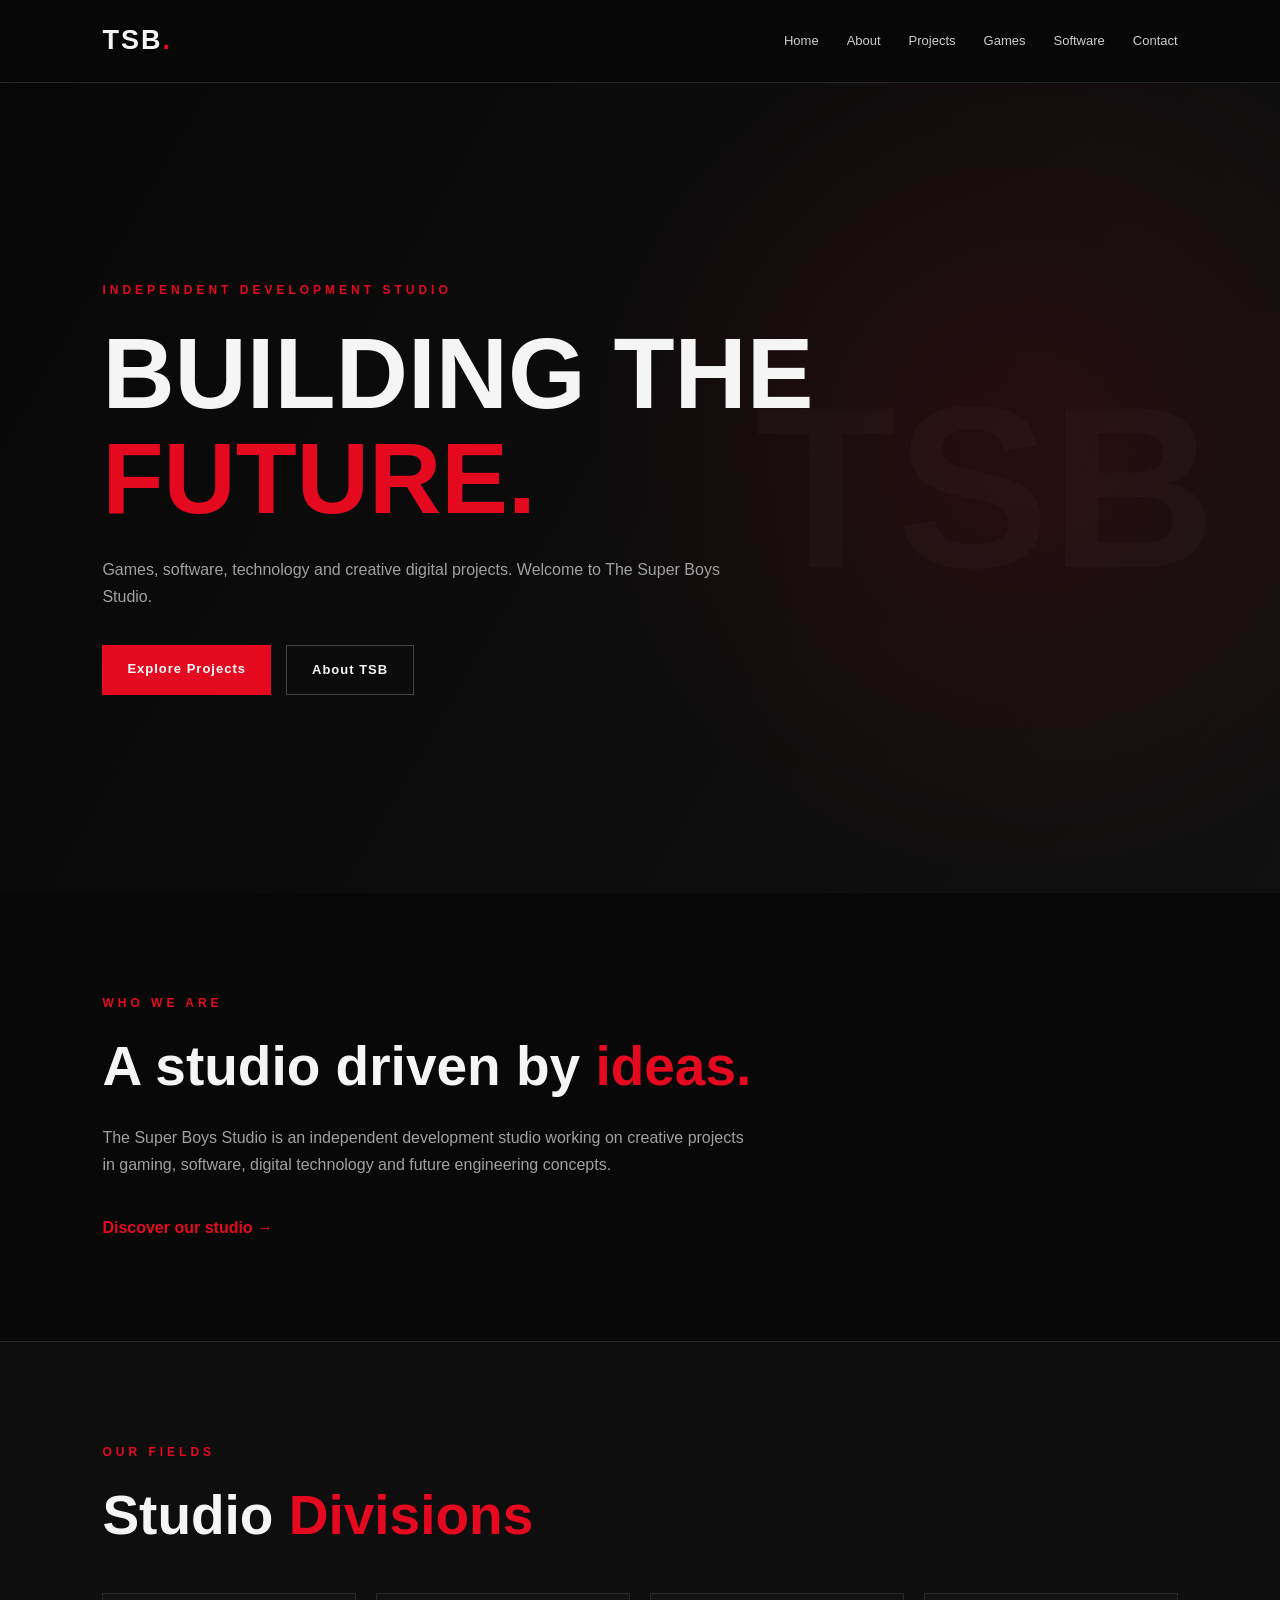
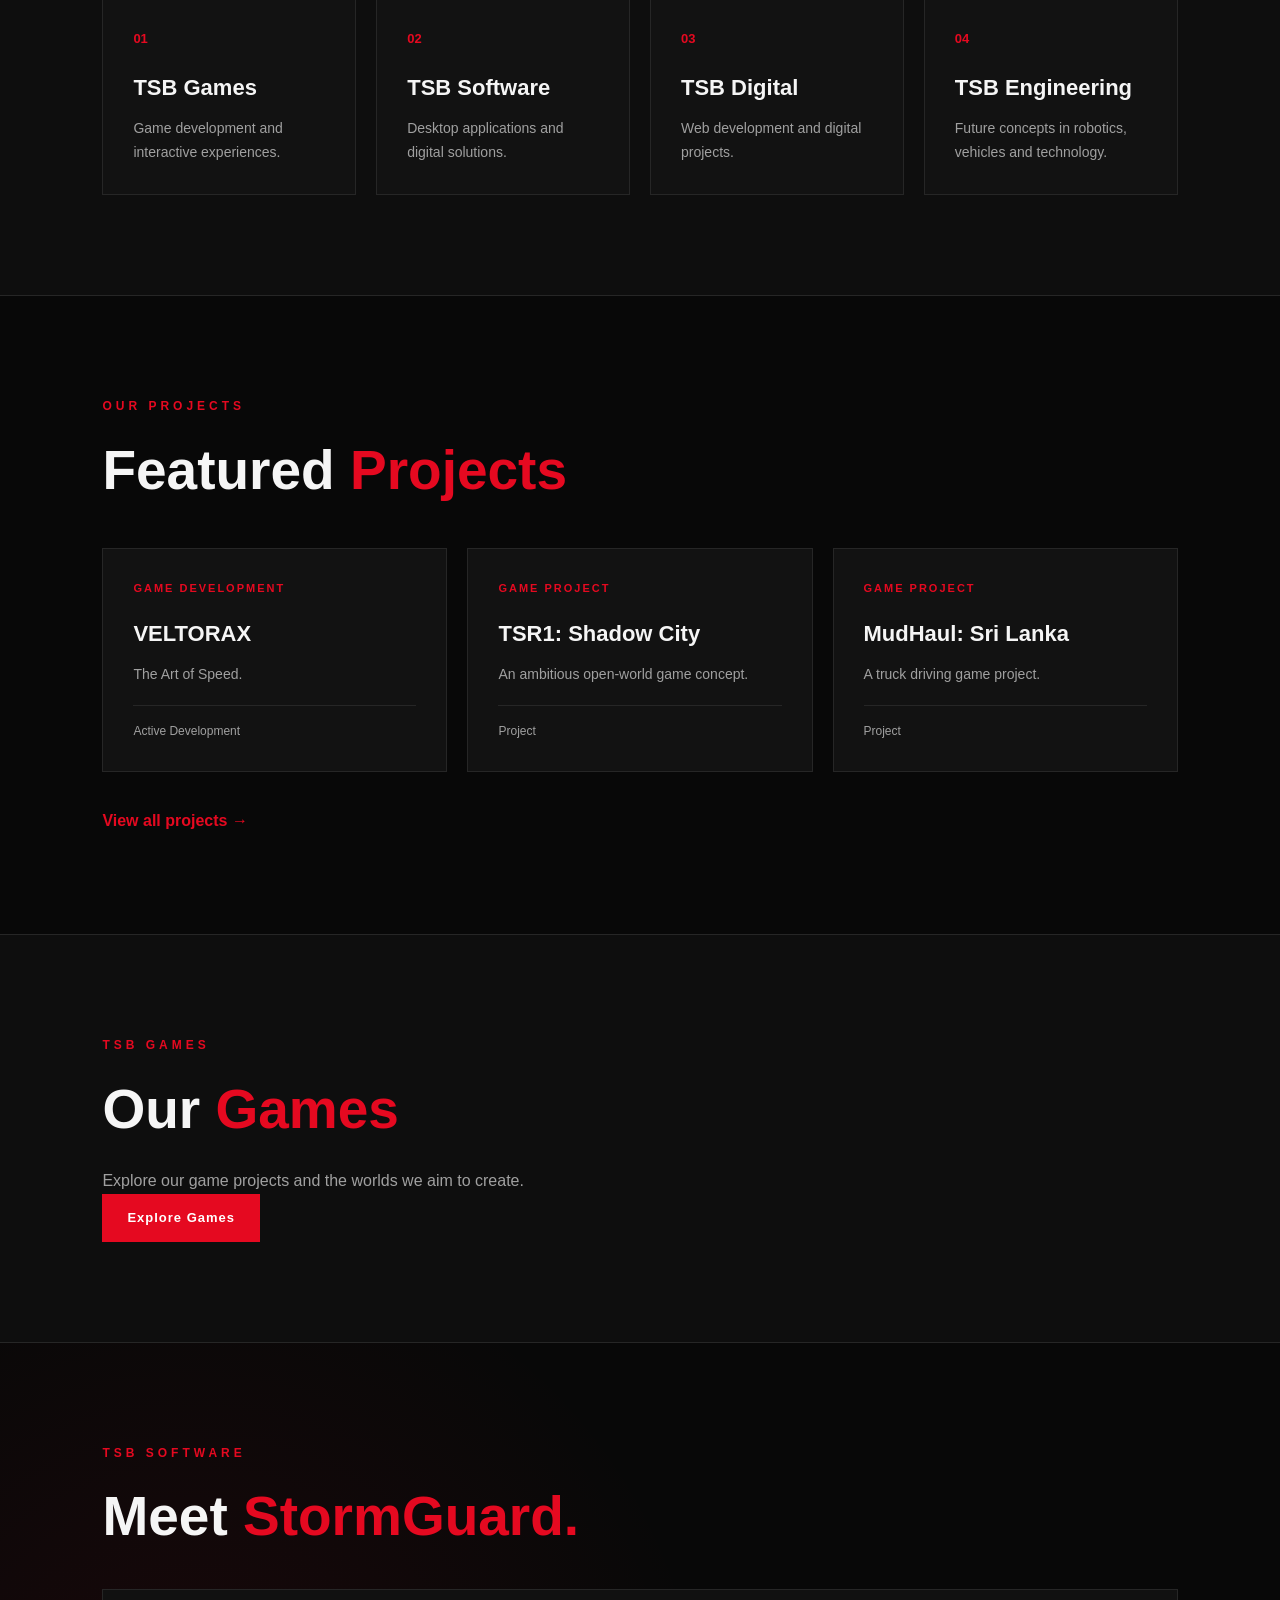
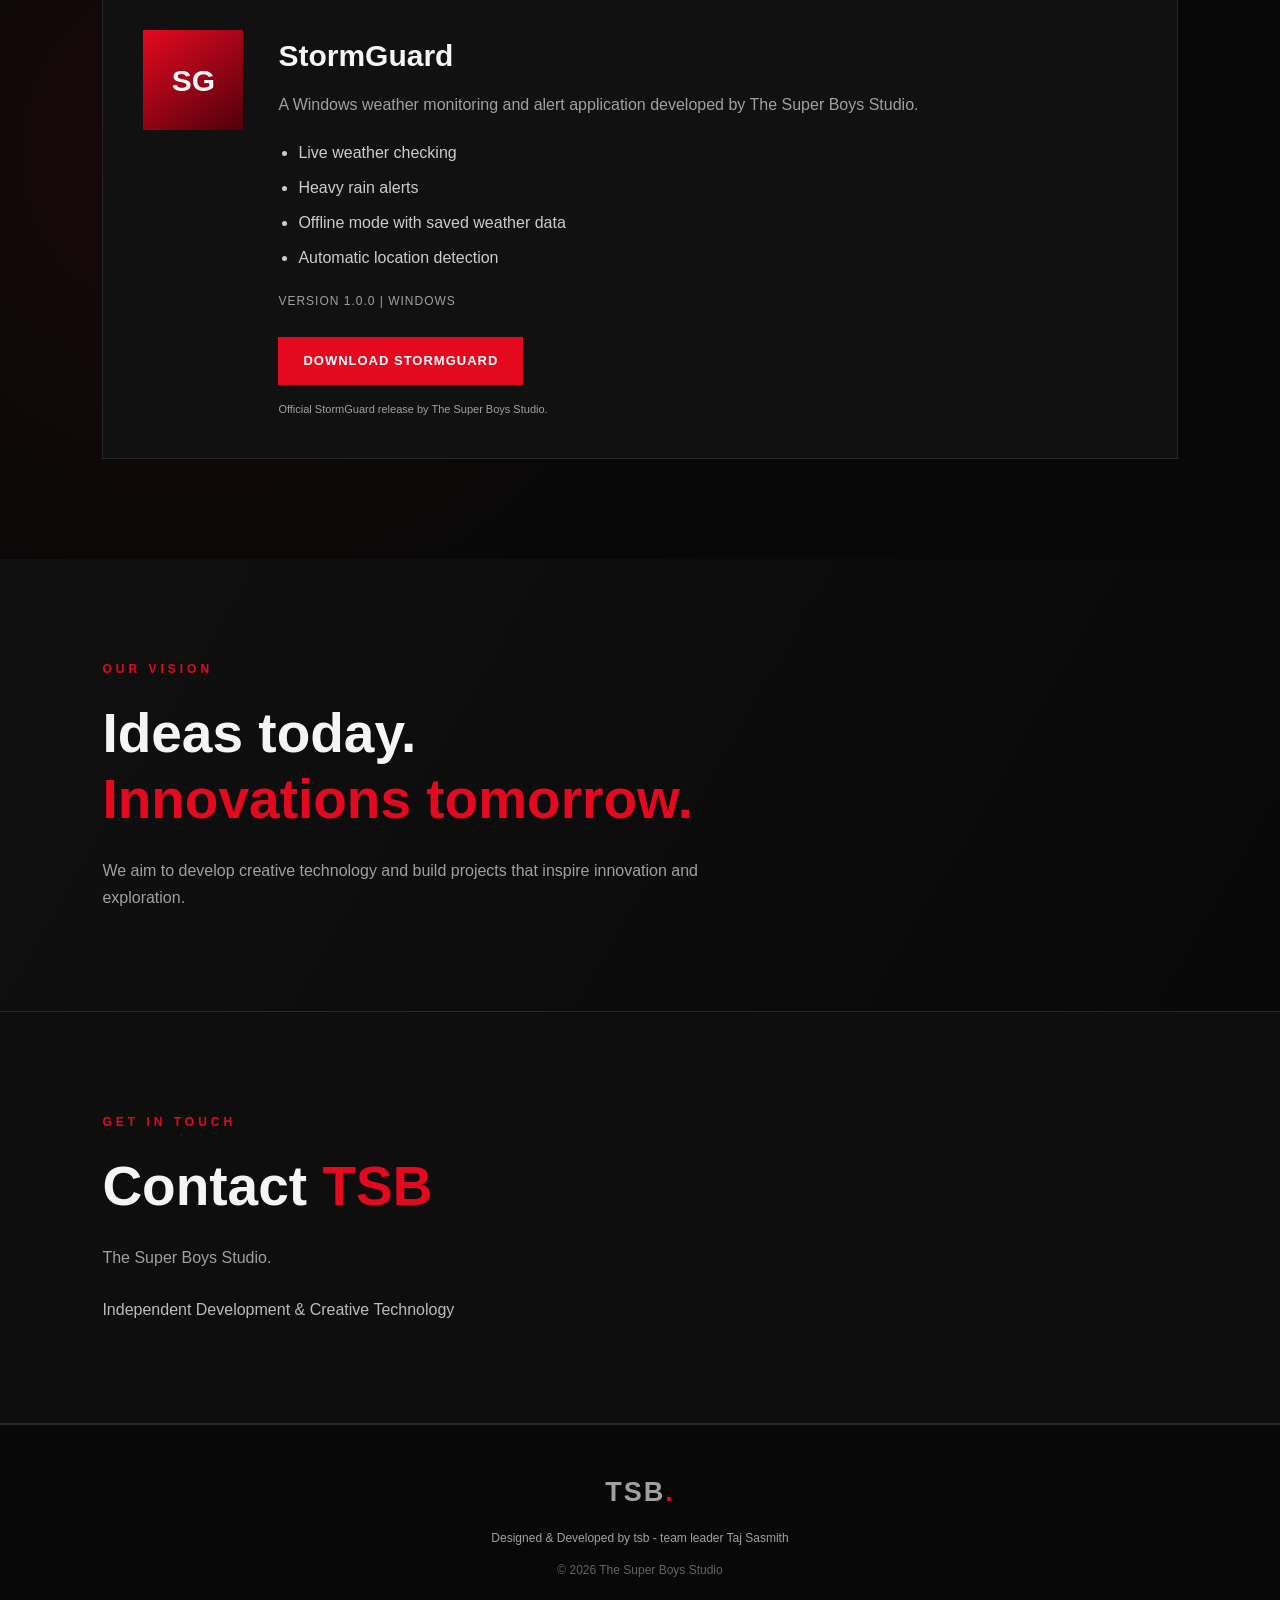
<file: index.html>
<!DOCTYPE html>
<html lang="en">
<head>
    <meta charset="UTF-8">
    <meta name="viewport" content="width=device-width, initial-scale=1.0">
    <title>The Super Boys Studio</title>
    <link rel="stylesheet" href="style.css">
</head>
<body>

<div id="loader">
    <h1>TSB</h1>
    <p>THE SUPER BOYS STUDIO</p>
</div>

<header class="navbar">
    <a class="logo" href="index.html">TSB<span>.</span></a>
    <button id="menuBtn" aria-label="Open menu">☰</button>
    <nav id="navLinks">
        <a href="#home">Home</a>
        <a href="about.html">About</a>
        <a href="projects.html">Projects</a>
        <a href="games.html">Games</a>
        <a href="#software">Software</a>
        <a href="#contact">Contact</a>
    </nav>
</header>

<main>

    <section class="hero" id="home">
        <div class="hero-content reveal">
            <p class="eyebrow">INDEPENDENT DEVELOPMENT STUDIO</p>
            <h1>BUILDING THE<br><span>FUTURE.</span></h1>
            <p class="hero-description">
                Games, software, technology and creative digital projects.
                Welcome to The Super Boys Studio.
            </p>
            <div class="hero-buttons">
                <a href="#projects" class="btn primary">Explore Projects</a>
                <a href="about.html" class="btn secondary">About TSB</a>
            </div>
        </div>
        <div class="hero-mark">TSB</div>
    </section>

    <section class="section reveal" id="about">
        <p class="eyebrow">WHO WE ARE</p>
        <h2>A studio driven by <span>ideas.</span></h2>
        <p class="section-description">
            The Super Boys Studio is an independent development studio
            working on creative projects in gaming, software, digital
            technology and future engineering concepts.
        </p>
        <a href="about.html" class="text-link">Discover our studio →</a>
    </section>

    <section class="section dark-section reveal" id="divisions">
        <p class="eyebrow">OUR FIELDS</p>
        <h2>Studio <span>Divisions</span></h2>

        <div class="cards">
            <article class="card">
                <span class="card-number">01</span>
                <h3>TSB Games</h3>
                <p>Game development and interactive experiences.</p>
            </article>

            <article class="card">
                <span class="card-number">02</span>
                <h3>TSB Software</h3>
                <p>Desktop applications and digital solutions.</p>
            </article>

            <article class="card">
                <span class="card-number">03</span>
                <h3>TSB Digital</h3>
                <p>Web development and digital projects.</p>
            </article>

            <article class="card">
                <span class="card-number">04</span>
                <h3>TSB Engineering</h3>
                <p>Future concepts in robotics, vehicles and technology.</p>
            </article>
        </div>
    </section>

    <section class="section reveal" id="projects">
        <p class="eyebrow">OUR PROJECTS</p>
        <h2>Featured <span>Projects</span></h2>

        <div class="cards">
            <article class="project-card">
                <div class="project-tag">GAME DEVELOPMENT</div>
                <h3>VELTORAX</h3>
                <p>The Art of Speed.</p>
                <p class="status">Active Development</p>
            </article>

            <article class="project-card">
                <div class="project-tag">GAME PROJECT</div>
                <h3>TSR1: Shadow City</h3>
                <p>An ambitious open-world game concept.</p>
                <p class="status">Project</p>
            </article>

            <article class="project-card">
                <div class="project-tag">GAME PROJECT</div>
                <h3>MudHaul: Sri Lanka</h3>
                <p>A truck driving game project.</p>
                <p class="status">Project</p>
            </article>
        </div>

        <a href="projects.html" class="text-link">View all projects →</a>
    </section>

    <section class="section dark-section reveal" id="games">
        <p class="eyebrow">TSB GAMES</p>
        <h2>Our <span>Games</span></h2>
        <p class="section-description">
            Explore our game projects and the worlds we aim to create.
        </p>
        <a href="games.html" class="btn primary">Explore Games</a>
    </section>

    <!-- STORMGUARD DOWNLOAD -->
    <section class="section software-section reveal" id="software">
        <p class="eyebrow">TSB SOFTWARE</p>
        <h2>Meet <span>StormGuard.</span></h2>

        <div class="software-panel">

            <div class="software-icon">SG</div>

            <div class="software-content">
                <h3>StormGuard</h3>

                <p>
                    A Windows weather monitoring and alert application
                    developed by The Super Boys Studio.
                </p>

                <ul class="feature-list">
                    <li>Live weather checking</li>
                    <li>Heavy rain alerts</li>
                    <li>Offline mode with saved weather data</li>
                    <li>Automatic location detection</li>
                </ul>

                <p class="software-status">
                    VERSION 1.0.0 | WINDOWS
                </p>

                <a
                    href="https://github.com/tajsasmith2015-cpu/The-Super-Boys-Studio/releases/download/v1.0.0/StormGuard.exe"
                    class="btn primary download-btn">
                    DOWNLOAD STORMGUARD
                </a>

                <p class="small-note">
                    Official StormGuard release by The Super Boys Studio.
                </p>
            </div>

        </div>
    </section>

    <section class="section vision reveal">
        <p class="eyebrow">OUR VISION</p>
        <h2>Ideas today.<br><span>Innovations tomorrow.</span></h2>
        <p class="section-description">
            We aim to develop creative technology and build projects
            that inspire innovation and exploration.
        </p>
    </section>

    <section class="section dark-section reveal" id="contact">
        <p class="eyebrow">GET IN TOUCH</p>
        <h2>Contact <span>TSB</span></h2>
        <p class="section-description">
            The Super Boys Studio.
        </p>
        <p class="contact-line">
            Independent Development & Creative Technology
        </p>
    </section>

</main>

<footer>
    <a class="logo" href="index.html">TSB<span>.</span></a>
    <p>Designed & Developed by tsb - team leader Taj Sasmith</p>
    <p class="copyright">© 2026 The Super Boys Studio</p>
</footer>

<script src="script.js"></script>

</body>
</html>
</file>
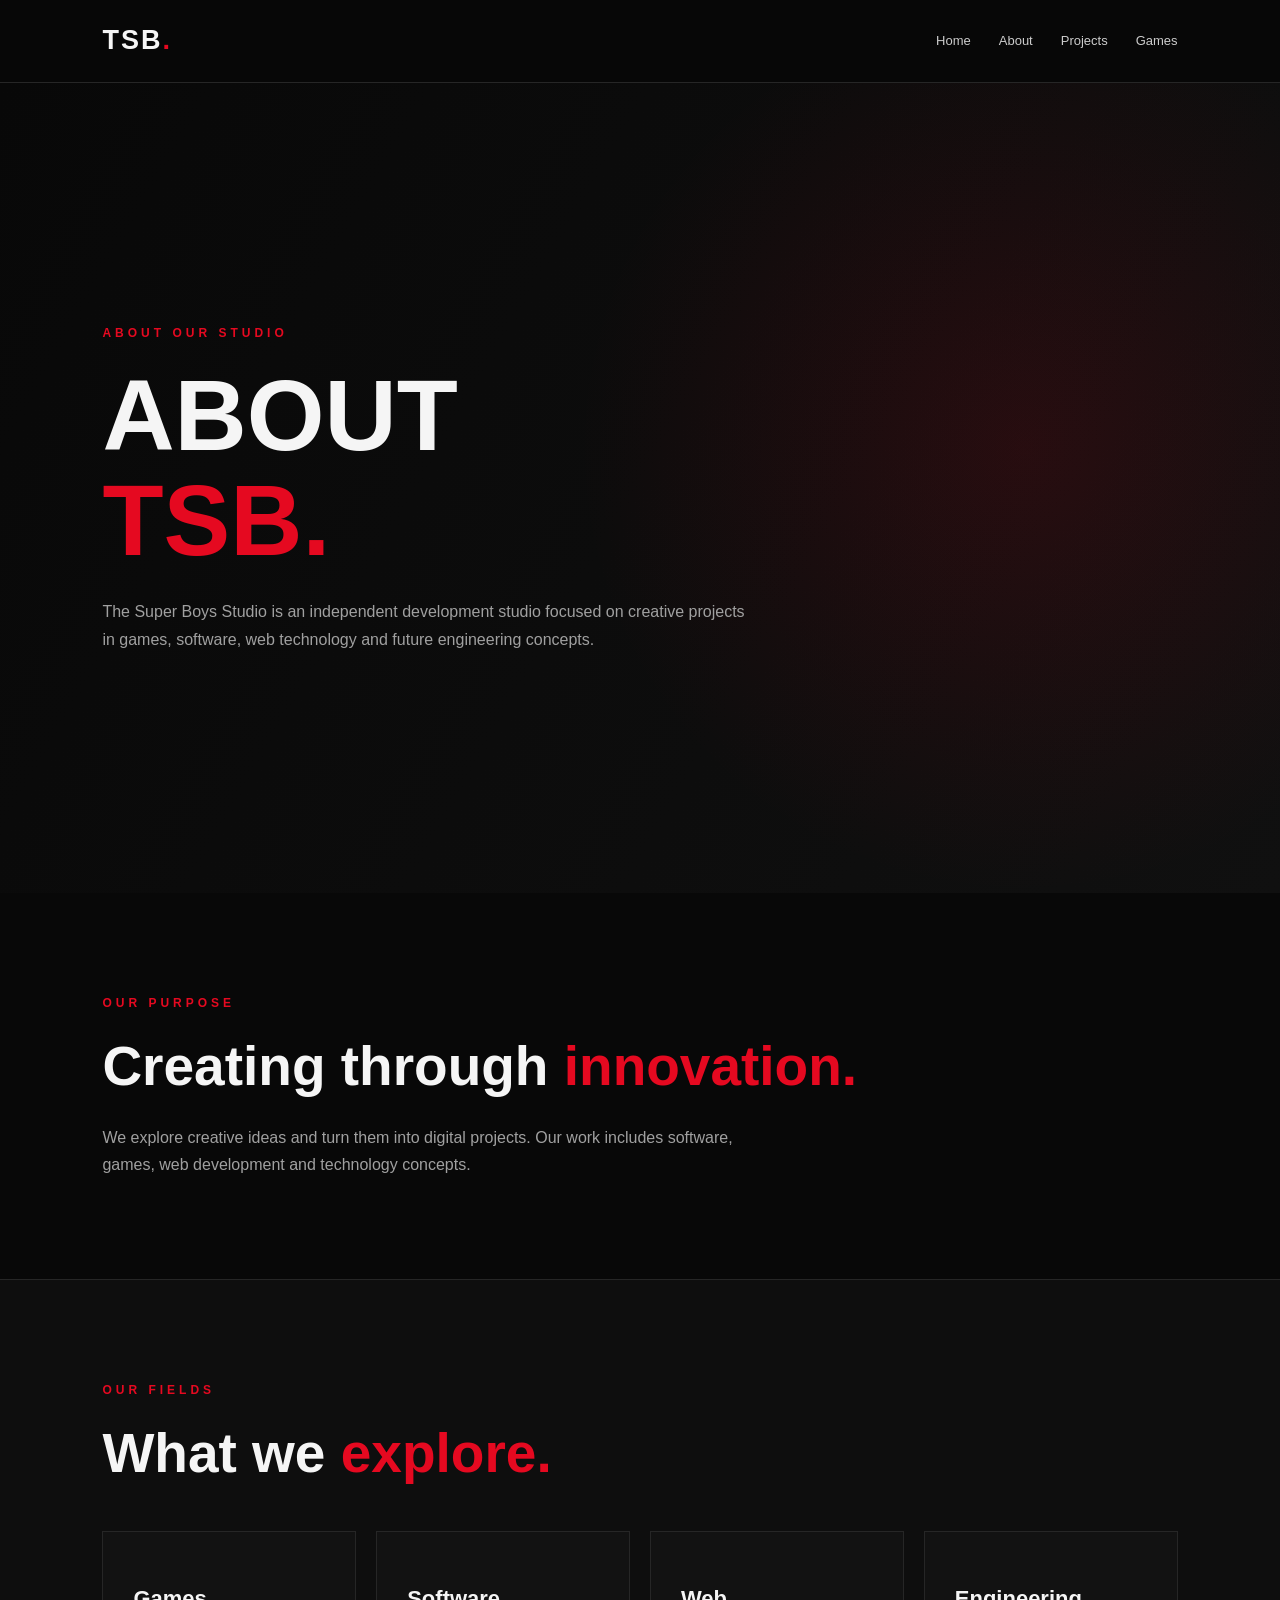
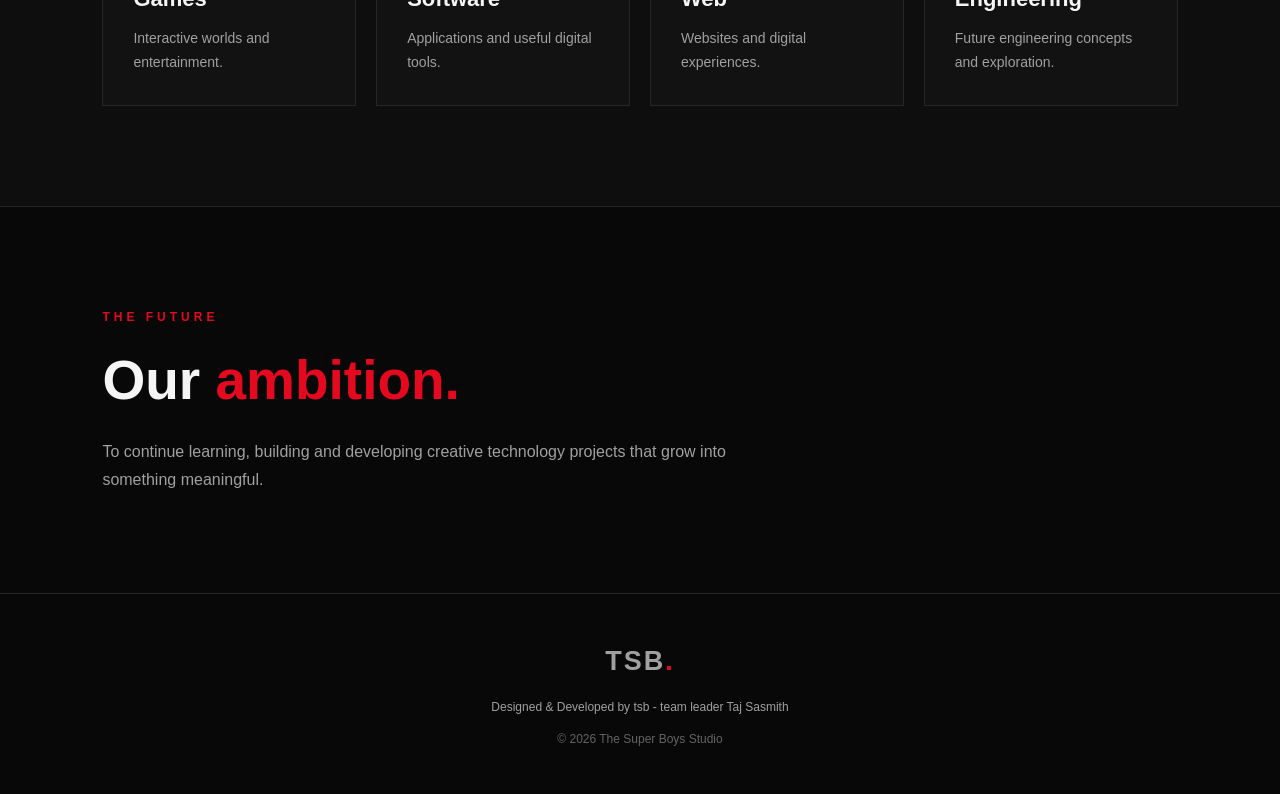
<file: about.html>
<!DOCTYPE html>
<html lang="en">
<head>
    <meta charset="UTF-8">
    <meta name="viewport" content="width=device-width, initial-scale=1.0">
    <title>About | The Super Boys Studio</title>
    <link rel="stylesheet" href="style.css">
</head>
<body>

<header class="navbar">
    <a class="logo" href="index.html">TSB<span>.</span></a>
    <button id="menuBtn" aria-label="Open menu">☰</button>
    <nav id="navLinks">
        <a href="index.html">Home</a>
        <a href="about.html">About</a>
        <a href="projects.html">Projects</a>
        <a href="games.html">Games</a>
    </nav>
</header>

<section class="hero">
    <div class="hero-content reveal">
        <p class="eyebrow">ABOUT OUR STUDIO</p>
        <h1>ABOUT<br><span>TSB.</span></h1>
        <p class="hero-description">
            The Super Boys Studio is an independent development studio
            focused on creative projects in games, software, web
            technology and future engineering concepts.
        </p>
    </div>
</section>

<section class="section reveal">
    <p class="eyebrow">OUR PURPOSE</p>
    <h2>Creating through <span>innovation.</span></h2>
    <p class="section-description">
        We explore creative ideas and turn them into digital projects.
        Our work includes software, games, web development and
        technology concepts.
    </p>
</section>

<section class="section dark-section reveal">
    <p class="eyebrow">OUR FIELDS</p>
    <h2>What we <span>explore.</span></h2>

    <div class="cards">
        <article class="card">
            <h3>Games</h3>
            <p>Interactive worlds and entertainment.</p>
        </article>

        <article class="card">
            <h3>Software</h3>
            <p>Applications and useful digital tools.</p>
        </article>

        <article class="card">
            <h3>Web</h3>
            <p>Websites and digital experiences.</p>
        </article>

        <article class="card">
            <h3>Engineering</h3>
            <p>Future engineering concepts and exploration.</p>
        </article>
    </div>
</section>

<section class="section reveal">
    <p class="eyebrow">THE FUTURE</p>
    <h2>Our <span>ambition.</span></h2>
    <p class="section-description">
        To continue learning, building and developing creative
        technology projects that grow into something meaningful.
    </p>
</section>

<footer>
    <a class="logo" href="index.html">TSB<span>.</span></a>
    <p>Designed & Developed by tsb - team leader Taj Sasmith</p>
    <p class="copyright">© 2026 The Super Boys Studio</p>
</footer>

<script src="script.js"></script>
</body>
</html>
</file>
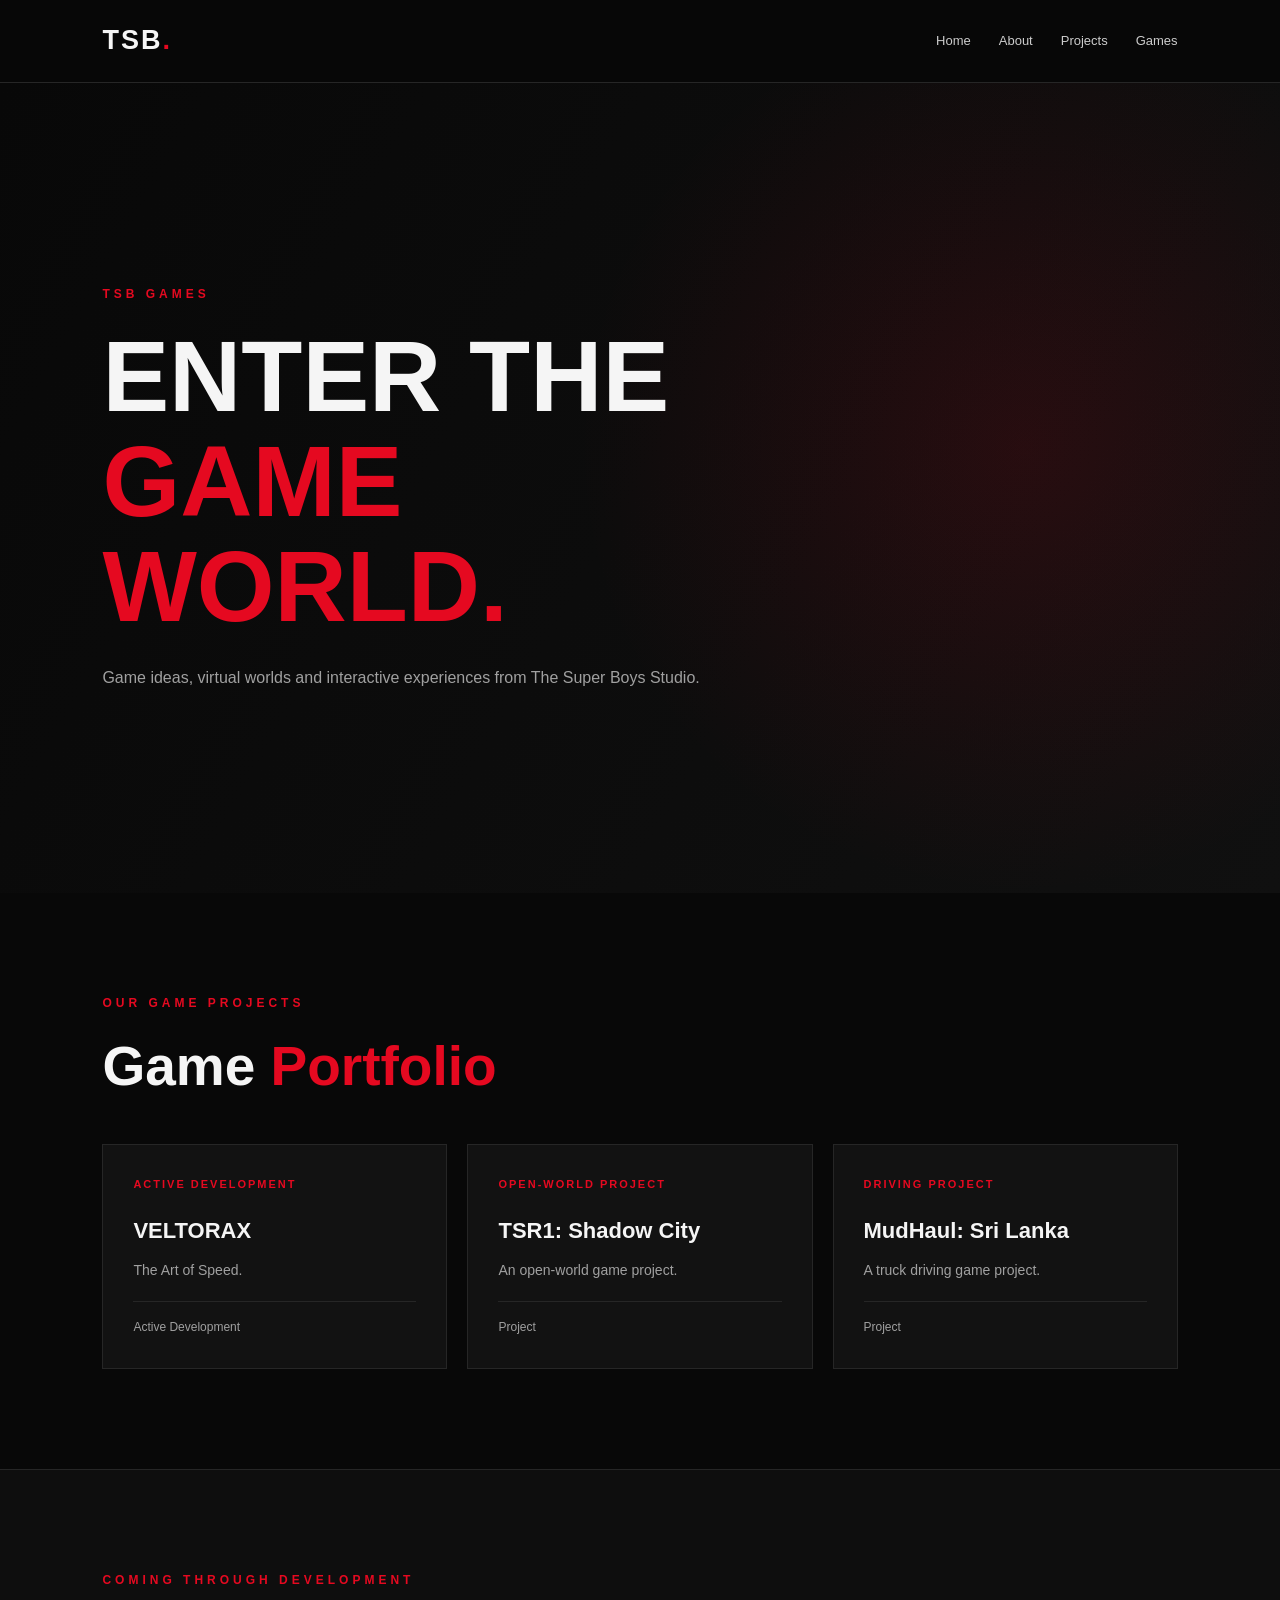
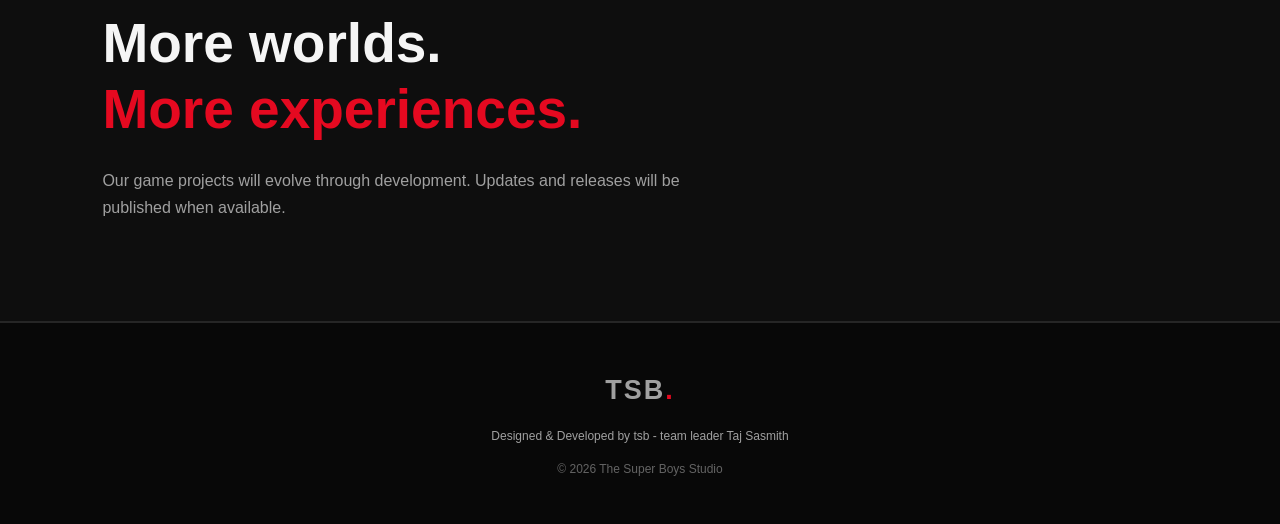
<file: games.html>
<!DOCTYPE html>
<html lang="en">
<head>
    <meta charset="UTF-8">
    <meta name="viewport" content="width=device-width, initial-scale=1.0">
    <title>Games | The Super Boys Studio</title>
    <link rel="stylesheet" href="style.css">
</head>
<body>

<header class="navbar">
    <a class="logo" href="index.html">TSB<span>.</span></a>
    <button id="menuBtn" aria-label="Open menu">☰</button>
    <nav id="navLinks">
        <a href="index.html">Home</a>
        <a href="about.html">About</a>
        <a href="projects.html">Projects</a>
        <a href="games.html">Games</a>
    </nav>
</header>

<section class="hero">
    <div class="hero-content reveal">
        <p class="eyebrow">TSB GAMES</p>
        <h1>ENTER THE<br><span>GAME WORLD.</span></h1>
        <p class="hero-description">
            Game ideas, virtual worlds and interactive experiences
            from The Super Boys Studio.
        </p>
    </div>
</section>

<section class="section reveal">
    <p class="eyebrow">OUR GAME PROJECTS</p>
    <h2>Game <span>Portfolio</span></h2>

    <div class="cards">
        <article class="project-card">
            <div class="project-tag">ACTIVE DEVELOPMENT</div>
            <h3>VELTORAX</h3>
            <p>The Art of Speed.</p>
            <p class="status">Active Development</p>
        </article>

        <article class="project-card">
            <div class="project-tag">OPEN-WORLD PROJECT</div>
            <h3>TSR1: Shadow City</h3>
            <p>An open-world game project.</p>
            <p class="status">Project</p>
        </article>

        <article class="project-card">
            <div class="project-tag">DRIVING PROJECT</div>
            <h3>MudHaul: Sri Lanka</h3>
            <p>A truck driving game project.</p>
            <p class="status">Project</p>
        </article>
    </div>
</section>

<section class="section dark-section reveal">
    <p class="eyebrow">COMING THROUGH DEVELOPMENT</p>
    <h2>More worlds.<br><span>More experiences.</span></h2>
    <p class="section-description">
        Our game projects will evolve through development.
        Updates and releases will be published when available.
    </p>
</section>

<footer>
    <a class="logo" href="index.html">TSB<span>.</span></a>
    <p>Designed & Developed by tsb - team leader Taj Sasmith</p>
    <p class="copyright">© 2026 The Super Boys Studio</p>
</footer>

<script src="script.js"></script>
</body>
</html>
</file>
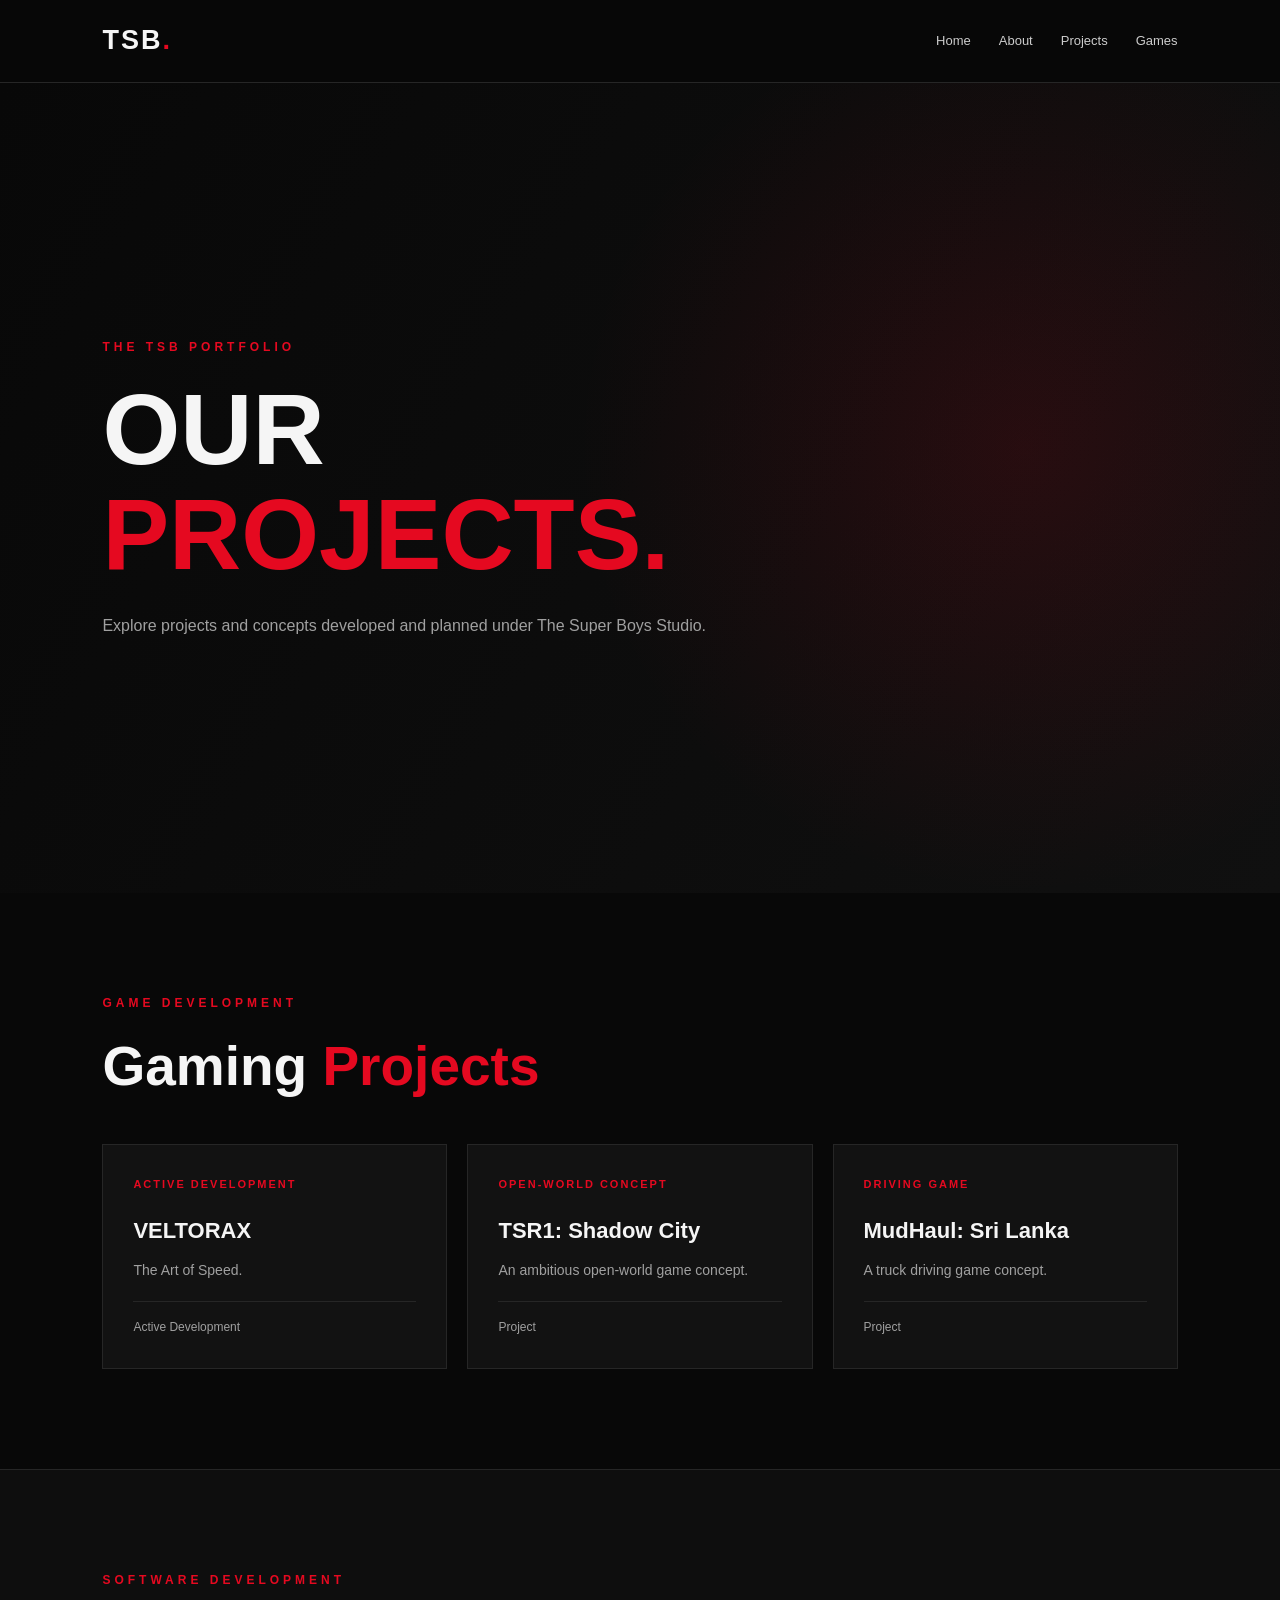
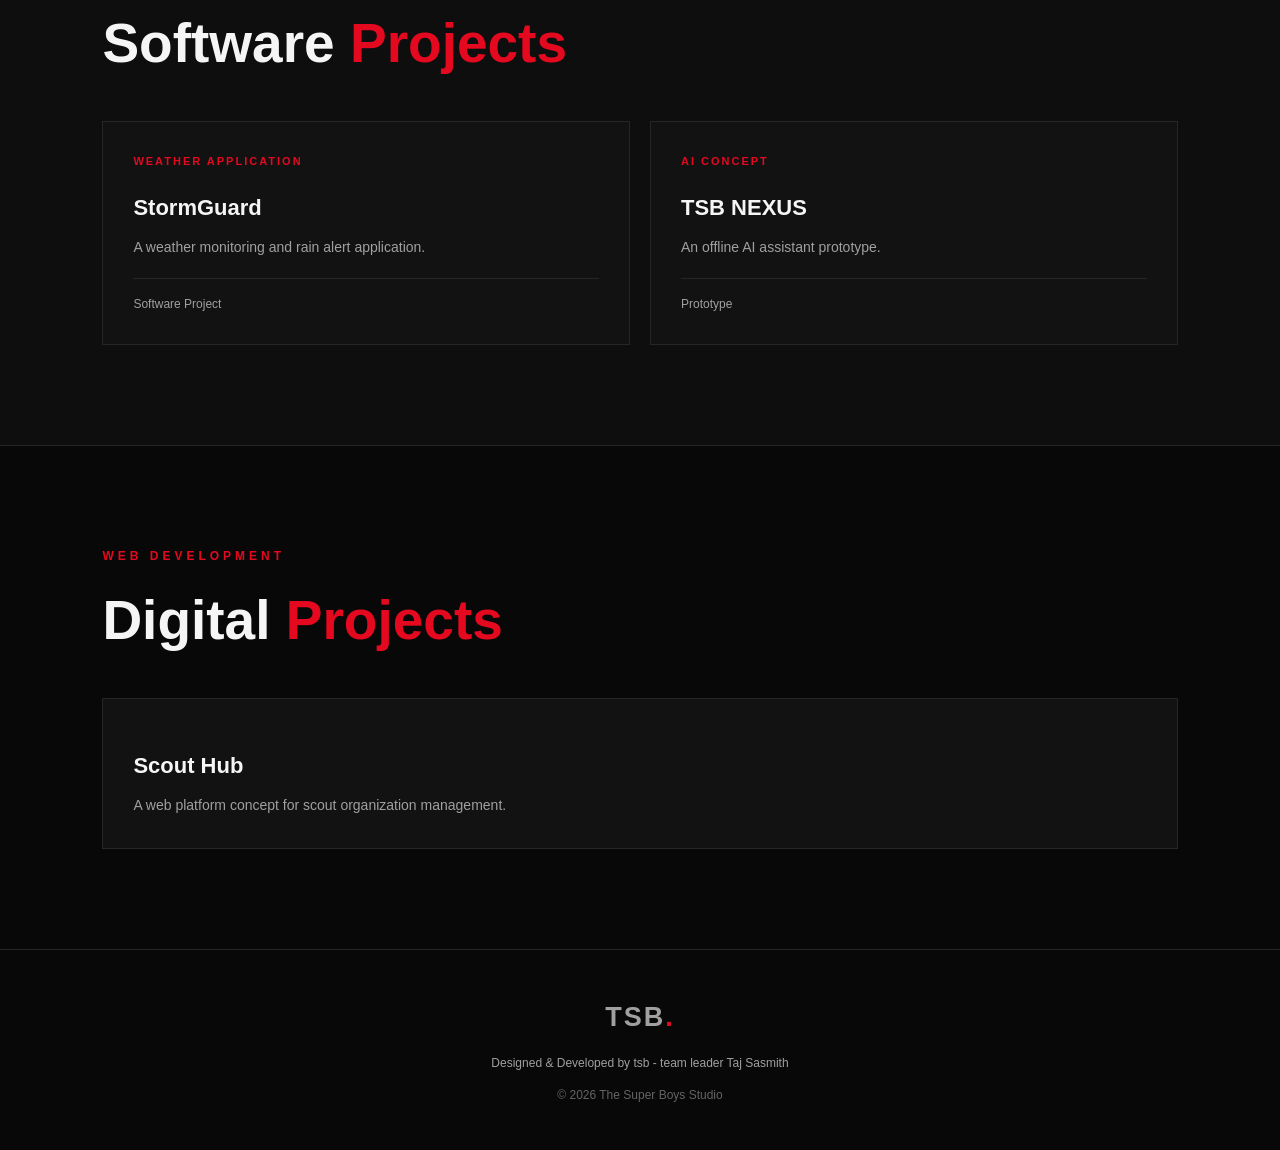
<file: projects.html>
<!DOCTYPE html>
<html lang="en">
<head>
    <meta charset="UTF-8">
    <meta name="viewport" content="width=device-width, initial-scale=1.0">
    <title>Projects | The Super Boys Studio</title>
    <link rel="stylesheet" href="style.css">
</head>
<body>

<header class="navbar">
    <a class="logo" href="index.html">TSB<span>.</span></a>
    <button id="menuBtn" aria-label="Open menu">☰</button>
    <nav id="navLinks">
        <a href="index.html">Home</a>
        <a href="about.html">About</a>
        <a href="projects.html">Projects</a>
        <a href="games.html">Games</a>
    </nav>
</header>

<section class="hero">
    <div class="hero-content reveal">
        <p class="eyebrow">THE TSB PORTFOLIO</p>
        <h1>OUR<br><span>PROJECTS.</span></h1>
        <p class="hero-description">
            Explore projects and concepts developed and planned
            under The Super Boys Studio.
        </p>
    </div>
</section>

<section class="section reveal">
    <p class="eyebrow">GAME DEVELOPMENT</p>
    <h2>Gaming <span>Projects</span></h2>

    <div class="cards">
        <article class="project-card">
            <div class="project-tag">ACTIVE DEVELOPMENT</div>
            <h3>VELTORAX</h3>
            <p>The Art of Speed.</p>
            <p class="status">Active Development</p>
        </article>

        <article class="project-card">
            <div class="project-tag">OPEN-WORLD CONCEPT</div>
            <h3>TSR1: Shadow City</h3>
            <p>An ambitious open-world game concept.</p>
            <p class="status">Project</p>
        </article>

        <article class="project-card">
            <div class="project-tag">DRIVING GAME</div>
            <h3>MudHaul: Sri Lanka</h3>
            <p>A truck driving game concept.</p>
            <p class="status">Project</p>
        </article>
    </div>
</section>

<section class="section dark-section reveal">
    <p class="eyebrow">SOFTWARE DEVELOPMENT</p>
    <h2>Software <span>Projects</span></h2>

    <div class="cards">
        <article class="project-card">
            <div class="project-tag">WEATHER APPLICATION</div>
            <h3>StormGuard</h3>
            <p>A weather monitoring and rain alert application.</p>
            <p class="status">Software Project</p>
        </article>

        <article class="project-card">
            <div class="project-tag">AI CONCEPT</div>
            <h3>TSB NEXUS</h3>
            <p>An offline AI assistant prototype.</p>
            <p class="status">Prototype</p>
        </article>
    </div>
</section>

<section class="section reveal">
    <p class="eyebrow">WEB DEVELOPMENT</p>
    <h2>Digital <span>Projects</span></h2>

    <div class="cards">
        <article class="project-card">
            <h3>Scout Hub</h3>
            <p>A web platform concept for scout organization management.</p>
        </article>
    </div>
</section>

<footer>
    <a class="logo" href="index.html">TSB<span>.</span></a>
    <p>Designed & Developed by tsb - team leader Taj Sasmith</p>
    <p class="copyright">© 2026 The Super Boys Studio</p>
</footer>

<script src="script.js"></script>
</body>
</html>
</file>
<file: style.css>
* {
    margin: 0;
    padding: 0;
    box-sizing: border-box;
}

:root {
    --background: #080808;
    --surface: #121212;
    --red: #e50920;
    --white: #f5f5f5;
    --grey: #a0a0a0;
    --border: #262626;
}

html {
    scroll-behavior: smooth;
}

body {
    font-family: Arial, Helvetica, sans-serif;
    background: var(--background);
    color: var(--white);
    line-height: 1.7;
}

a {
    text-decoration: none;
    color: inherit;
}

#loader {
    position: fixed;
    inset: 0;
    background: #080808;
    z-index: 9999;
    display: flex;
    align-items: center;
    justify-content: center;
    flex-direction: column;
    transition: opacity .5s, visibility .5s;
}

#loader h1 {
    font-size: 80px;
    color: var(--red);
    letter-spacing: 10px;
}

#loader p {
    color: #aaa;
    letter-spacing: 4px;
    font-size: 12px;
}

#loader.hide {
    opacity: 0;
    visibility: hidden;
}

.navbar {
    position: sticky;
    top: 0;
    z-index: 1000;
    background: rgba(8, 8, 8, .94);
    backdrop-filter: blur(12px);
    border-bottom: 1px solid var(--border);
    display: flex;
    align-items: center;
    justify-content: space-between;
    padding: 18px 8%;
}

.logo {
    font-size: 27px;
    font-weight: 900;
    letter-spacing: 2px;
}

.logo span {
    color: var(--red);
}

.navbar nav {
    display: flex;
    gap: 28px;
}

.navbar nav a {
    font-size: 13px;
    color: #ccc;
    transition: .3s;
}

.navbar nav a:hover {
    color: var(--red);
}

#menuBtn {
    display: none;
    background: none;
    border: none;
    color: white;
    font-size: 26px;
    cursor: pointer;
}

.hero {
    min-height: 90vh;
    padding: 100px 8%;
    display: flex;
    align-items: center;
    justify-content: space-between;
    position: relative;
    overflow: hidden;
    background:
        radial-gradient(circle at 80% 45%, rgba(229,9,32,.12), transparent 40%),
        linear-gradient(120deg, #080808, #101010);
}

.hero-content {
    max-width: 720px;
    position: relative;
    z-index: 2;
}

.eyebrow {
    color: var(--red);
    font-size: 12px;
    letter-spacing: 4px;
    font-weight: bold;
    margin-bottom: 20px;
}

.hero h1 {
    font-size: clamp(50px, 8vw, 100px);
    line-height: 1.05;
    font-weight: 900;
}

h1 span,
h2 span {
    color: var(--red);
}

.hero-description,
.section-description {
    max-width: 650px;
    color: var(--grey);
    margin-top: 25px;
}

.hero-buttons {
    display: flex;
    flex-wrap: wrap;
    gap: 15px;
    margin-top: 35px;
}

.btn {
    display: inline-block;
    padding: 13px 25px;
    font-size: 13px;
    font-weight: bold;
    letter-spacing: 1px;
    transition: .3s;
}

.primary {
    background: var(--red);
    color: white;
}

.primary:hover {
    background: #b90017;
    transform: translateY(-3px);
}

.secondary {
    border: 1px solid #444;
}

.secondary:hover {
    border-color: var(--red);
}

.hero-mark {
    font-size: clamp(100px, 18vw, 240px);
    color: rgba(255,255,255,.025);
    font-weight: 900;
    position: absolute;
    right: 5%;
    user-select: none;
}

.section {
    padding: 100px 8%;
}

.section h2 {
    font-size: clamp(32px, 5vw, 55px);
    line-height: 1.2;
}

.dark-section {
    background: #0e0e0e;
    border-top: 1px solid var(--border);
    border-bottom: 1px solid var(--border);
}

.cards {
    display: grid;
    grid-template-columns: repeat(auto-fit, minmax(220px, 1fr));
    gap: 20px;
    margin-top: 45px;
}

.card,
.project-card {
    background: var(--surface);
    padding: 30px;
    border: 1px solid var(--border);
    transition: .3s;
}

.card:hover,
.project-card:hover {
    transform: translateY(-5px);
    border-color: var(--red);
}

.card-number {
    color: var(--red);
    font-weight: bold;
    font-size: 13px;
}

.card h3,
.project-card h3 {
    margin: 18px 0 10px;
    font-size: 22px;
}

.card p,
.project-card p {
    color: var(--grey);
    font-size: 14px;
}

.project-tag {
    color: var(--red);
    letter-spacing: 2px;
    font-size: 11px;
    font-weight: bold;
}

.status {
    margin-top: 18px;
    border-top: 1px solid var(--border);
    padding-top: 15px;
    font-size: 12px !important;
}

.text-link {
    display: inline-block;
    color: var(--red);
    margin-top: 35px;
    font-weight: bold;
}

.text-link:hover {
    color: white;
}

.software-section {
    background:
        radial-gradient(circle at 15% 50%, rgba(229,9,32,.08), transparent 45%);
}

.software-panel {
    display: flex;
    align-items: flex-start;
    gap: 35px;
    margin-top: 40px;
    padding: 40px;
    background: #111;
    border: 1px solid var(--border);
}

.software-icon {
    min-width: 100px;
    height: 100px;
    background: linear-gradient(145deg, #e50920, #50000c);
    display: flex;
    align-items: center;
    justify-content: center;
    font-size: 30px;
    font-weight: 900;
}

.software-content {
    max-width: 650px;
}

.software-content h3 {
    font-size: 30px;
    margin-bottom: 10px;
}

.software-content p {
    color: var(--grey);
}

.feature-list {
    margin: 20px 0 20px 20px;
    color: #ccc;
}

.feature-list li {
    margin-bottom: 8px;
}

.software-status {
    font-size: 12px;
    margin-bottom: 20px;
    letter-spacing: 1px;
}

.small-note {
    font-size: 11px;
    margin-top: 15px;
}

.download-btn {
    margin-top: 5px;
}

.vision {
    background:
        linear-gradient(120deg, #101010, #080808);
}

.contact-line {
    margin-top: 25px;
    color: #bbb;
}

footer {
    text-align: center;
    padding: 45px 8%;
    border-top: 1px solid var(--border);
    color: var(--grey);
}

footer p {
    font-size: 12px;
    margin-top: 12px;
}

.copyright {
    opacity: .6;
}

.reveal {
    opacity: 0;
    transform: translateY(30px);
    transition: opacity .7s ease, transform .7s ease;
}

.reveal.visible {
    opacity: 1;
    transform: translateY(0);
}

@media (max-width: 800px) {
    .navbar {
        padding: 15px 6%;
    }

    #menuBtn {
        display: block;
    }

    .navbar nav {
        display: none;
        position: absolute;
        top: 100%;
        left: 0;
        width: 100%;
        background: #0b0b0b;
        padding: 25px;
        flex-direction: column;
        gap: 20px;
        border-bottom: 1px solid var(--border);
    }

    .navbar nav.open {
        display: flex;
    }

    .hero {
        min-height: 75vh;
        padding: 80px 6%;
    }

    .hero-mark {
        display: none;
    }

    .section {
        padding: 75px 6%;
    }

    .software-panel {
        flex-direction: column;
        padding: 25px;
    }
}

@media (max-width: 450px) {
    .hero-buttons {
        flex-direction: column;
        align-items: flex-start;
    }

    .btn {
        text-align: center;
    }
}
</file>
